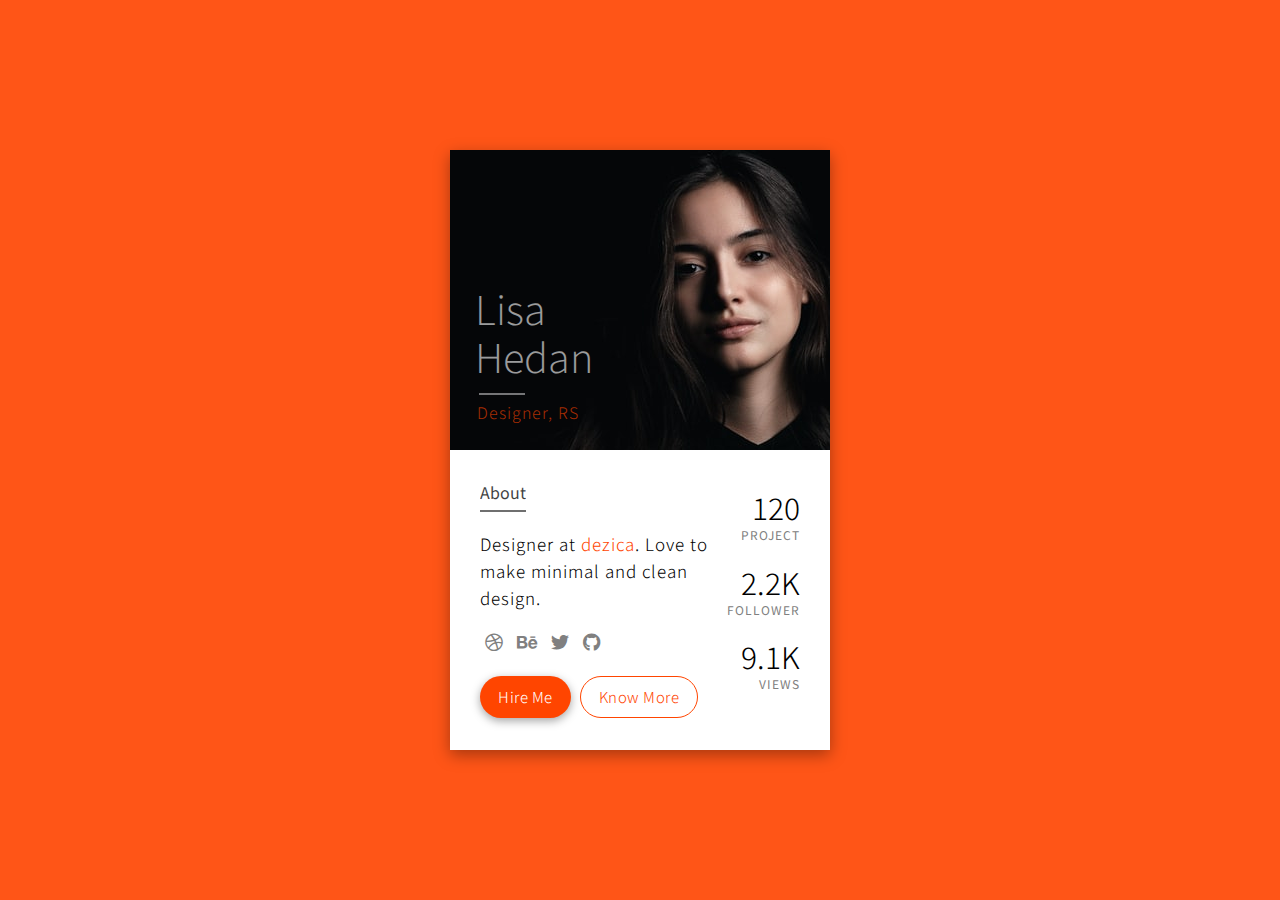
<file: card-1/index.html>
<!DOCTYPE html>
<html lang="en">

<head>
    <meta charset="UTF-8">
    <meta http-equiv="X-UA-Compatible" content="IE=edge">
    <meta name="viewport" content="width=device-width, initial-scale=1.0">
    <title>profile-card-1</title>
    <!-- link style.css -->
    <link rel="stylesheet" href="scss/style.css">
    <!-- font awesome cdn -->
    <link rel="stylesheet" href="https://cdnjs.cloudflare.com/ajax/libs/font-awesome/5.15.4/css/all.min.css"
        integrity="sha512-1ycn6IcaQQ40/MKBW2W4Rhis/DbILU74C1vSrLJxCq57o941Ym01SwNsOMqvEBFlcgUa6xLiPY/NS5R+E6ztJQ=="
        crossorigin="anonymous" referrerpolicy="no-referrer" />
</head>

<body>
    <div class="container">
        <div class="header">
            <span>Lisa Hedan</span>
            <p class="p1">Designer, RS</p>
        </div>
        <div class="details">
            <div class="details__left">
                <span class="s1">About</span>
                <p>Designer at <span class="s2">dezica</span>. Love to make minimal and clean design.</p>
                <div class="social">
                    <i class="fab fa-dribbble"></i>
                    <i class="fab fa-behance"></i>
                    <i class="fab fa-twitter"></i>
                    <i class="fab fa-github"></i>
                </div>
                <div class="button">
                    <a href="#" class="btn1">Hire Me</a>
                    <a href="#" class="btn2">Know More</a>
                </div>
            </div>
            <div class="details__right">
                <div class="item">
                    <span>120</span>
                    <p>Project</p>
                </div>
                <div class="item">
                    <span>2.2K</span>
                    <p>follower</p>
                </div>
                <div class="item">
                    <span>9.1K</span>
                    <p>views</p>
                </div>
            </div>
        </div>
    </div>
</body>

</html>
</file>
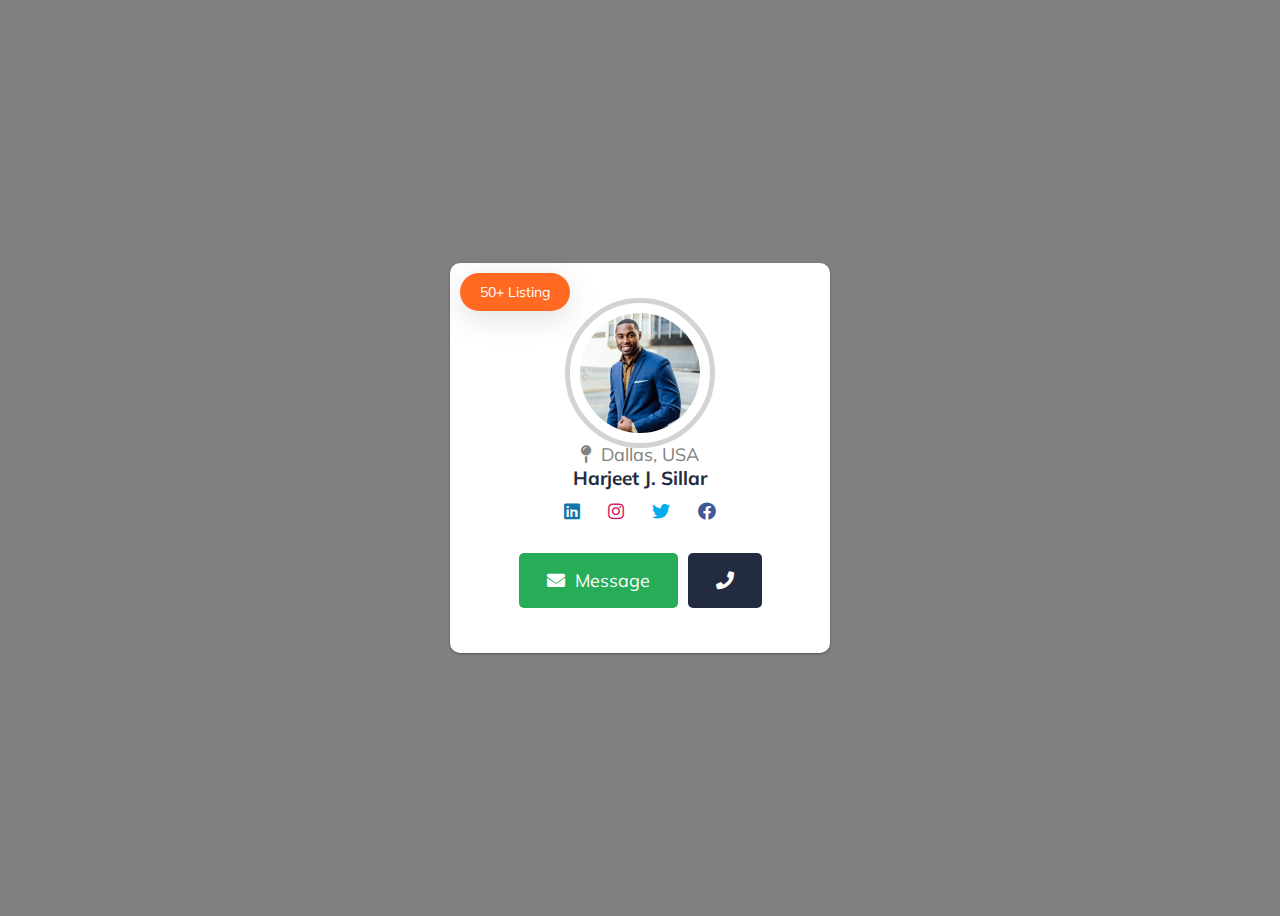
<file: card-4/index.html>
<!DOCTYPE html>
<html lang="en">

<head>
    <meta charset="UTF-8">
    <meta http-equiv="X-UA-Compatible" content="IE=edge">
    <meta name="viewport" content="width=device-width, initial-scale=1.0">
    <title>profile card</title>
    <!-- font -->
    <link href="https://fonts.googleapis.com/css2?family=Mulish:wght@300;400;500&display=swap" rel="stylesheet">
    <!-- link style.css -->
    <link rel="stylesheet" href="scss/style.css">
    <!-- font awesome cdn -->
    <link rel="stylesheet" href="https://cdnjs.cloudflare.com/ajax/libs/font-awesome/5.15.4/css/all.min.css"
        integrity="sha512-1ycn6IcaQQ40/MKBW2W4Rhis/DbILU74C1vSrLJxCq57o941Ym01SwNsOMqvEBFlcgUa6xLiPY/NS5R+E6ztJQ=="
        crossorigin="anonymous" referrerpolicy="no-referrer" />
    <!-- link slick css-->
    <!-- <link rel="stylesheet" type="text/css" href="scss/slick/slick.css"> -->
    <!-- <link rel="stylesheet" type="text/css" href="scss/slick/slick-theme.css" /> -->
</head>

<body>

    <div class="card">
        <div class="dpPhoto">
            <img src="images/dp.jpg" alt="">
        </div>
        <div class="dpDetails">
            <p><i class="fa fa-map-pin"></i>Dallas, USA</p>
            <p>Harjeet J. Sillar</p>
        </div>
        <div class="dpSocial">
            <a href=""><i class="fab fa-linkedin"></i></a>
            <a href=""><i class="fab fa-instagram"></i></a>
            <a href=""><i class="fab fa-twitter"></i></a>
            <a href=""><i class="fab fa-facebook"></i></a>
        </div>
        <div class="dpBtn">
            <a href=""><i class="fa fa-envelope"></i>Message</a>
            <a href=""><i class="fa fa-phone"></i></a>
        </div>
    </div>


    <!-- link slick js -->
    <!-- <script type="text/javascript" src="//code.jquery.com/jquery-1.11.0.min.js"></script> -->
    <!-- <script type="text/javascript" src="//code.jquery.com/jquery-migrate-1.2.1.min.js"></script> -->
    <!-- <script type="text/javascript" src="js/slick/slick.min.js"></script> -->
    <!-- link main.js -->
    <!-- <script src="js/main.js"></script> -->
</body>

</html>
</file>
<file: card-1/scss/style.css>
@import url("https://fonts.googleapis.com/css2?family=Noto+Sans+JP:wght@100;400;700&display=swap");
html {
  font-size: 100%;
  -webkit-box-sizing: border-box;
          box-sizing: border-box;
}

*,
*::after,
*::before {
  -webkit-box-sizing: inherit;
          box-sizing: inherit;
}

body {
  padding: 0;
  margin: 0;
  line-height: 1.3;
  font-family: "Noto Sans JP", sans-serif;
  height: 100vh;
  background: rgba(255, 68, 0, 0.911);
  display: -webkit-box;
  display: -ms-flexbox;
  display: flex;
  -webkit-box-pack: center;
      -ms-flex-pack: center;
          justify-content: center;
  -webkit-box-align: center;
      -ms-flex-align: center;
          align-items: center;
  padding: 25px;
}

.container {
  min-height: 600px;
  width: 380px;
  -webkit-box-shadow: rgba(0, 0, 0, 0.35) 0px 5px 15px;
          box-shadow: rgba(0, 0, 0, 0.35) 0px 5px 15px;
}

.container .header {
  max-width: 380px;
  min-height: 300px;
  background: url(../images/g.jpg);
  position: relative;
}

.container .header span {
  position: absolute;
  color: white;
  font-size: 40px;
  font-weight: 200;
  left: 25px;
  bottom: 70px;
  width: 50px;
  opacity: 0.6;
  line-height: 1.2;
}

.container .header span::after {
  display: inline-block;
  content: "";
  height: 2px;
  width: 46px;
  background: white;
  position: absolute;
  bottom: -15px;
  left: 4px;
  opacity: 0.75;
}

.container .header p {
  position: absolute;
  color: rgba(255, 68, 0, 0.877);
  padding: 0;
  margin: 0;
  bottom: 27px;
  left: 27px;
  opacity: 0.75;
  font-weight: 300;
  letter-spacing: 1px;
}

.container .details {
  display: -webkit-box;
  display: -ms-flexbox;
  display: flex;
  -webkit-box-pack: center;
      -ms-flex-pack: center;
          justify-content: center;
  -webkit-box-align: center;
      -ms-flex-align: center;
          align-items: center;
  min-height: 300px;
  padding: 30px;
  background: white;
}

.container .details__left {
  -webkit-box-flex: 3;
      -ms-flex: 3;
          flex: 3;
  height: 100%;
}

.container .details__left .s1 {
  position: relative;
  opacity: 0.75;
}

.container .details__left .s1::after {
  display: inline-block;
  content: "";
  height: 2px;
  width: 46px;
  background: black;
  position: absolute;
  top: 30px;
  left: 0;
  opacity: 0.75;
}

.container .details__left p {
  padding-top: 10px;
  line-height: 1.6;
  font-size: 17px;
  font-weight: 300;
  letter-spacing: 1px;
}

.container .details__left .s2 {
  color: orangered;
}

.container .details__left i {
  padding: 5px;
  font-size: 18px;
  color: gray;
  cursor: pointer;
}

.container .details__left .button .btn1,
.container .details__left .button .btn2 {
  margin-top: 20px;
  display: inline-block;
  text-decoration: none;
  color: white;
  font-size: 15px;
  font-weight: 300;
  letter-spacing: 0.5px;
  border-radius: 50px;
  margin-right: 5px;
  padding: 10px 18px;
}

.container .details__left .button .btn1 {
  background: orangered;
  padding: 11px 18px;
  -webkit-box-shadow: 0 3px 10px rgba(0, 0, 0, 0.356);
          box-shadow: 0 3px 10px rgba(0, 0, 0, 0.356);
}

.container .details__left .button .btn2 {
  border: 1px solid orangered;
  color: orangered;
}

.container .details__right {
  height: 100%;
  -webkit-box-flex: 1;
      -ms-flex: 1;
          flex: 1;
  display: -webkit-box;
  display: -ms-flexbox;
  display: flex;
  -webkit-box-orient: vertical;
  -webkit-box-direction: normal;
      -ms-flex-direction: column;
          flex-direction: column;
  -webkit-box-align: end;
      -ms-flex-align: end;
          align-items: flex-end;
}

.container .details__right .item {
  margin-bottom: 20px;
  -webkit-box-flex: 1;
      -ms-flex: 1;
          flex: 1;
  display: -webkit-box;
  display: -ms-flexbox;
  display: flex;
  -webkit-box-orient: vertical;
  -webkit-box-direction: normal;
      -ms-flex-direction: column;
          flex-direction: column;
}

.container .details__right span {
  -ms-flex-item-align: end;
      align-self: flex-end;
  display: inline-block;
  font-size: 30px;
  margin: 0;
  padding: 0;
  font-weight: 300;
}

.container .details__right p {
  text-align: end;
  margin: 0;
  padding: 0;
  text-transform: uppercase;
  font-size: 12px;
  letter-spacing: 1px;
  color: gray;
}
/*# sourceMappingURL=style.css.map */
</file>
<file: card-4/scss/style.css>
body {
  height: 100vh;
  display: -webkit-box;
  display: -ms-flexbox;
  display: flex;
  -webkit-box-pack: center;
      -ms-flex-pack: center;
          justify-content: center;
  -webkit-box-align: center;
      -ms-flex-align: center;
          align-items: center;
  background-color: gray;
  font-family: "Mulish", sans-serif;
}

.card {
  width: 380px;
  height: 390px;
  background-color: white;
  border-radius: 10px;
  -webkit-box-shadow: rgba(0, 0, 0, 0.12) 0px 1px 3px, rgba(0, 0, 0, 0.24) 0px 1px 2px;
          box-shadow: rgba(0, 0, 0, 0.12) 0px 1px 3px, rgba(0, 0, 0, 0.24) 0px 1px 2px;
  display: -webkit-box;
  display: -ms-flexbox;
  display: flex;
  -ms-flex-wrap: wrap;
      flex-wrap: wrap;
  -webkit-box-align: center;
      -ms-flex-align: center;
          align-items: center;
  -webkit-box-orient: vertical;
  -webkit-box-direction: normal;
      -ms-flex-direction: column;
          flex-direction: column;
  position: relative;
}

.card::before {
  left: 10px;
  top: 10px;
  position: absolute;
  content: "50+ Listing";
  padding: 10px 20px;
  background-color: #ff6922;
  border-radius: 30px;
  color: white;
  font-size: 14px;
  -webkit-box-shadow: rgba(100, 100, 111, 0.2) 0px 7px 29px 0px;
          box-shadow: rgba(100, 100, 111, 0.2) 0px 7px 29px 0px;
}

.card .dpPhoto {
  margin-top: 50px;
  width: 120px;
  height: 120px;
  display: -webkit-box;
  display: -ms-flexbox;
  display: flex;
  -webkit-box-pack: center;
      -ms-flex-pack: center;
          justify-content: center;
  -webkit-box-align: center;
      -ms-flex-align: center;
          align-items: center;
}

.card .dpPhoto > img {
  width: 100%;
  border-radius: 50%;
  padding: 10px;
  border: 5px solid lightgray;
}

.card .dpDetails {
  margin-top: 10px;
}

.card .dpDetails p {
  margin: 0;
  text-align: center;
  font-size: 18px;
}

.card .dpDetails p:first-child {
  color: gray;
}

.card .dpDetails p:first-child > i {
  margin-right: 10px;
}

.card .dpDetails p:last-child {
  font-size: 19px;
  font-weight: 700;
  color: #232b40;
}

.card .dpSocial {
  margin-top: 10px;
  width: 40%;
  display: -webkit-box;
  display: -ms-flexbox;
  display: flex;
  -webkit-box-pack: justify;
      -ms-flex-pack: justify;
          justify-content: space-between;
  margin: 10px 0;
}

.card .dpSocial a {
  font-size: 18px;
  text-decoration: none;
}

.card .dpSocial a:first-child i {
  color: #0e76a8;
}

.card .dpSocial a:nth-child(2) i {
  color: #cc2366;
}

.card .dpSocial a:nth-child(3) {
  color: #00acee;
}

.card .dpSocial a:last-child {
  color: #3b5998;
}

.card .dpBtn {
  margin-top: 20px;
  display: -webkit-box;
  display: -ms-flexbox;
  display: flex;
  -webkit-box-pack: center;
      -ms-flex-pack: center;
          justify-content: center;
  -webkit-box-align: center;
      -ms-flex-align: center;
          align-items: center;
}

.card .dpBtn a {
  text-decoration: none;
  color: white;
  display: inline-block;
  font-size: 18px;
  border-radius: 5px;
}

.card .dpBtn a:first-child {
  padding: 16px 28px;
  background-color: #27ac58;
  margin-right: 10px;
}

.card .dpBtn a:first-child i {
  margin-right: 10px;
}

.card .dpBtn a:last-child {
  padding: 16px 28px;
  background-color: #232b40;
}
/*# sourceMappingURL=style.css.map */
</file>
